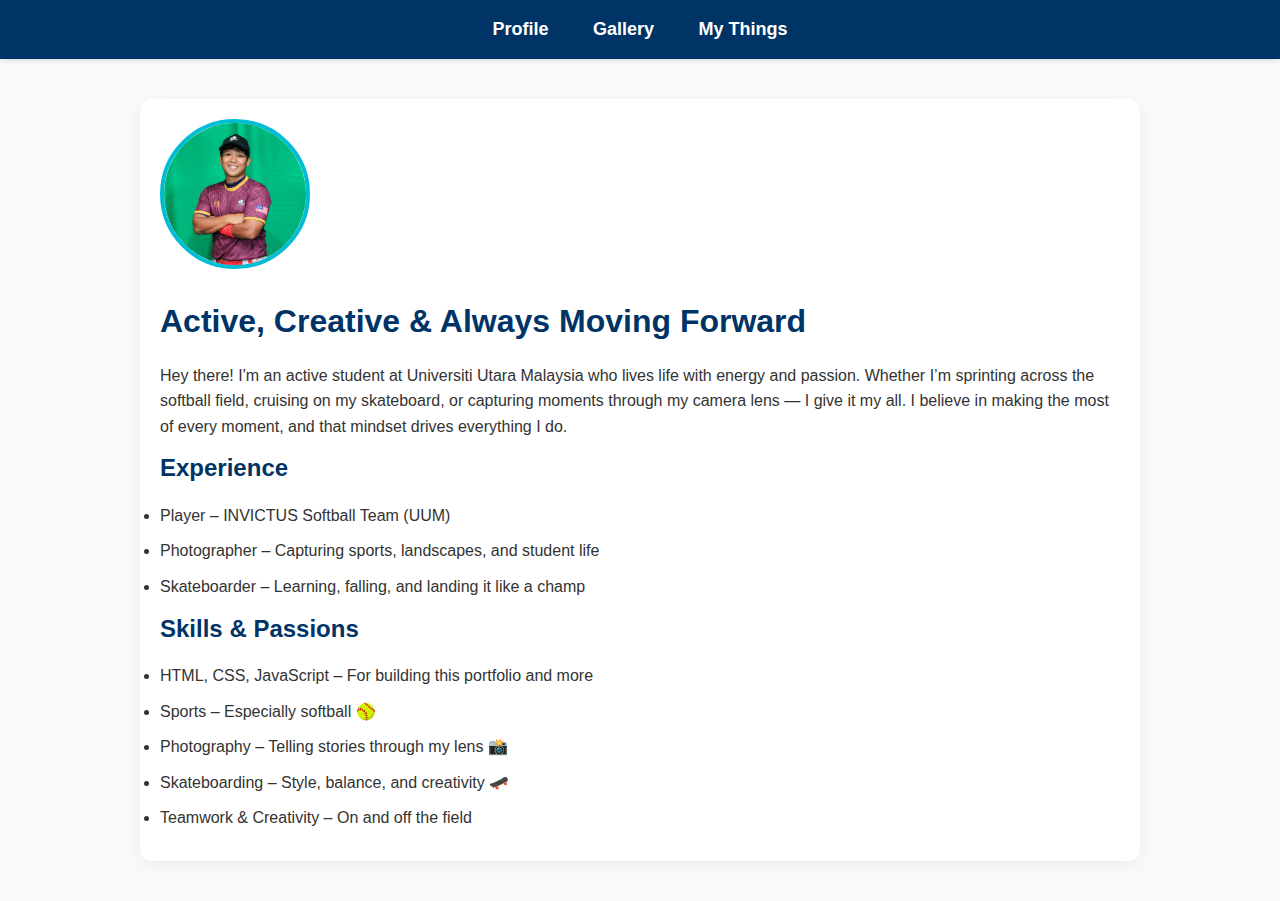
<file: index.html>
<!DOCTYPE html>
<html lang="en">
<head>
  <meta charset="UTF-8">
  <title>My E-Portfolio - Profile</title>
  <link rel="stylesheet" href="style.css">
</head>
<body>
  <nav>
  <a href="index.html">Profile</a>
  <a href="gallery.html">Gallery</a>
  <a href="mythings.html">My Things</a>
</nav>


  <section class="profile">
  <img src="WhatsApp Image 2025-05-17 at 18.56.42.jpeg" alt="Profile Picture">
  
  <h1>Active, Creative & Always Moving Forward</h1>

  <p>Hey there! I'm an active student at Universiti Utara Malaysia who lives life with energy and passion. Whether I’m sprinting across the softball field, cruising on my skateboard, or capturing moments through my camera lens — I give it my all. I believe in making the most of every moment, and that mindset drives everything I do.</p>

  <h2>Experience</h2>
  <ul>
    <li>Player – INVICTUS Softball Team (UUM)</li>
    <li>Photographer – Capturing sports, landscapes, and student life</li>
    <li>Skateboarder – Learning, falling, and landing it like a champ</li>
  </ul>

  <h2>Skills & Passions</h2>
  <ul>
    <li>HTML, CSS, JavaScript – For building this portfolio and more</li>
    <li>Sports – Especially softball 🥎</li>
    <li>Photography – Telling stories through my lens 📸</li>
    <li>Skateboarding – Style, balance, and creativity 🛹</li>
    <li>Teamwork & Creativity – On and off the field</li>
  </ul>
</section>

</body>
</html>
</file>
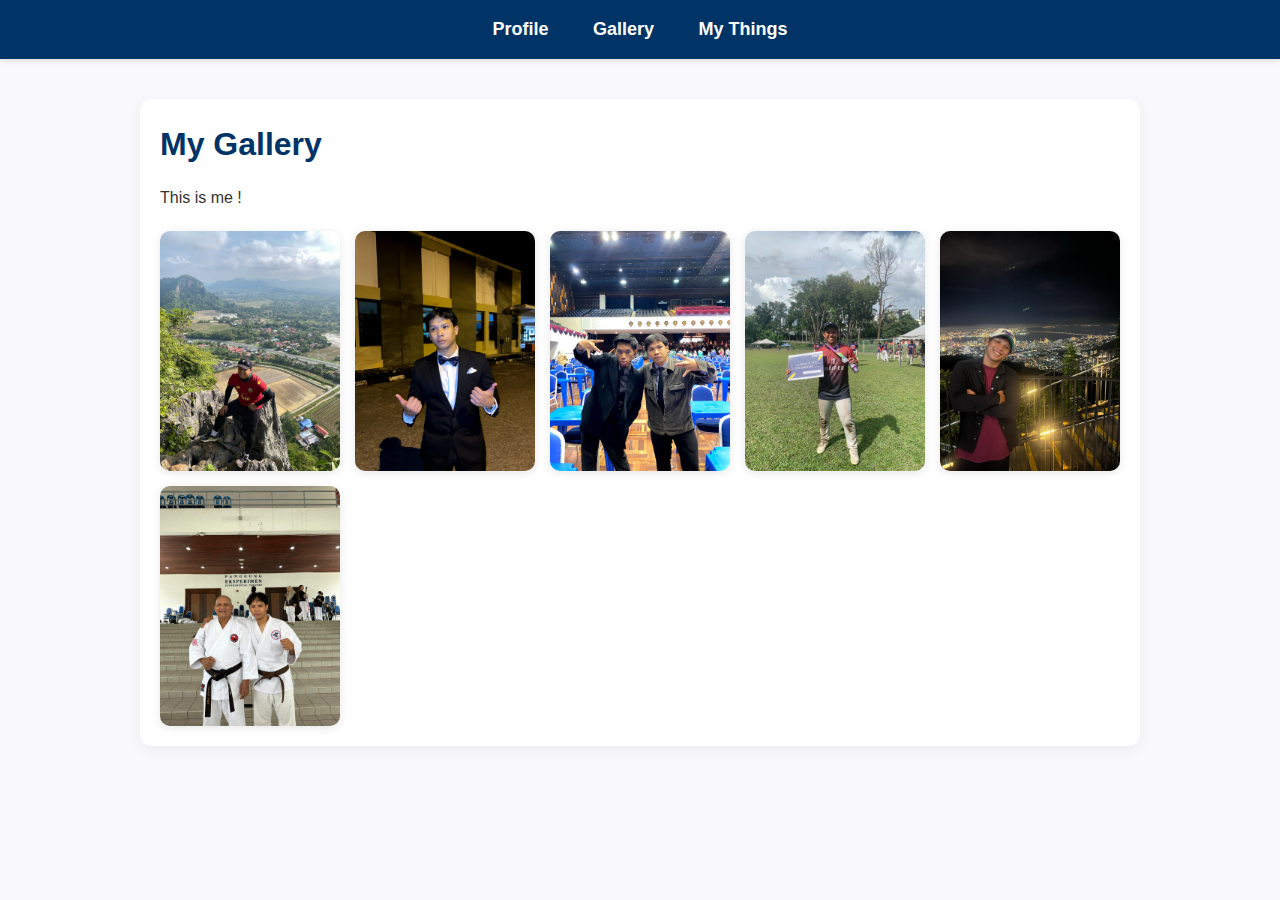
<file: gallery.html>
<!DOCTYPE html>
<html lang="en">
<head>
  <meta charset="UTF-8">
  <title>Gallery</title>
  <link rel="stylesheet" href="style.css">
</head>
<body>
  <nav>
    <a href="index.html">Profile</a>
    <a href="gallery.html">Gallery</a>
    <a href="mythings.html">My Things</a>
  </nav>

  <section class="gallery-section">
    <h1>My Gallery</h1>
    <p>This is me !</p>

    <div class="collage-grid">
      <img src="WhatsApp Image 2025-05-17 at 20.54.45.jpeg" alt="Memory 1">
      <img src="WhatsApp Image 2025-05-17 at 20.54.44.jpeg" alt="Memory 2">
      <img src="WhatsApp Image 2025-05-17 at 20.54.43.jpeg" alt="Memory 3">
      <img src="WhatsApp Image 2025-05-17 at 20.54.39.jpeg" alt="Memory 4">
      <img src="WhatsApp Image 2025-05-17 at 20.54.37.jpeg" alt="Memory 5">
      <img src="WhatsApp Image 2025-05-17 at 21.02.49.jpeg" alt="Memory 6">
    </div>
  </section>
</body>
</html>
</file>
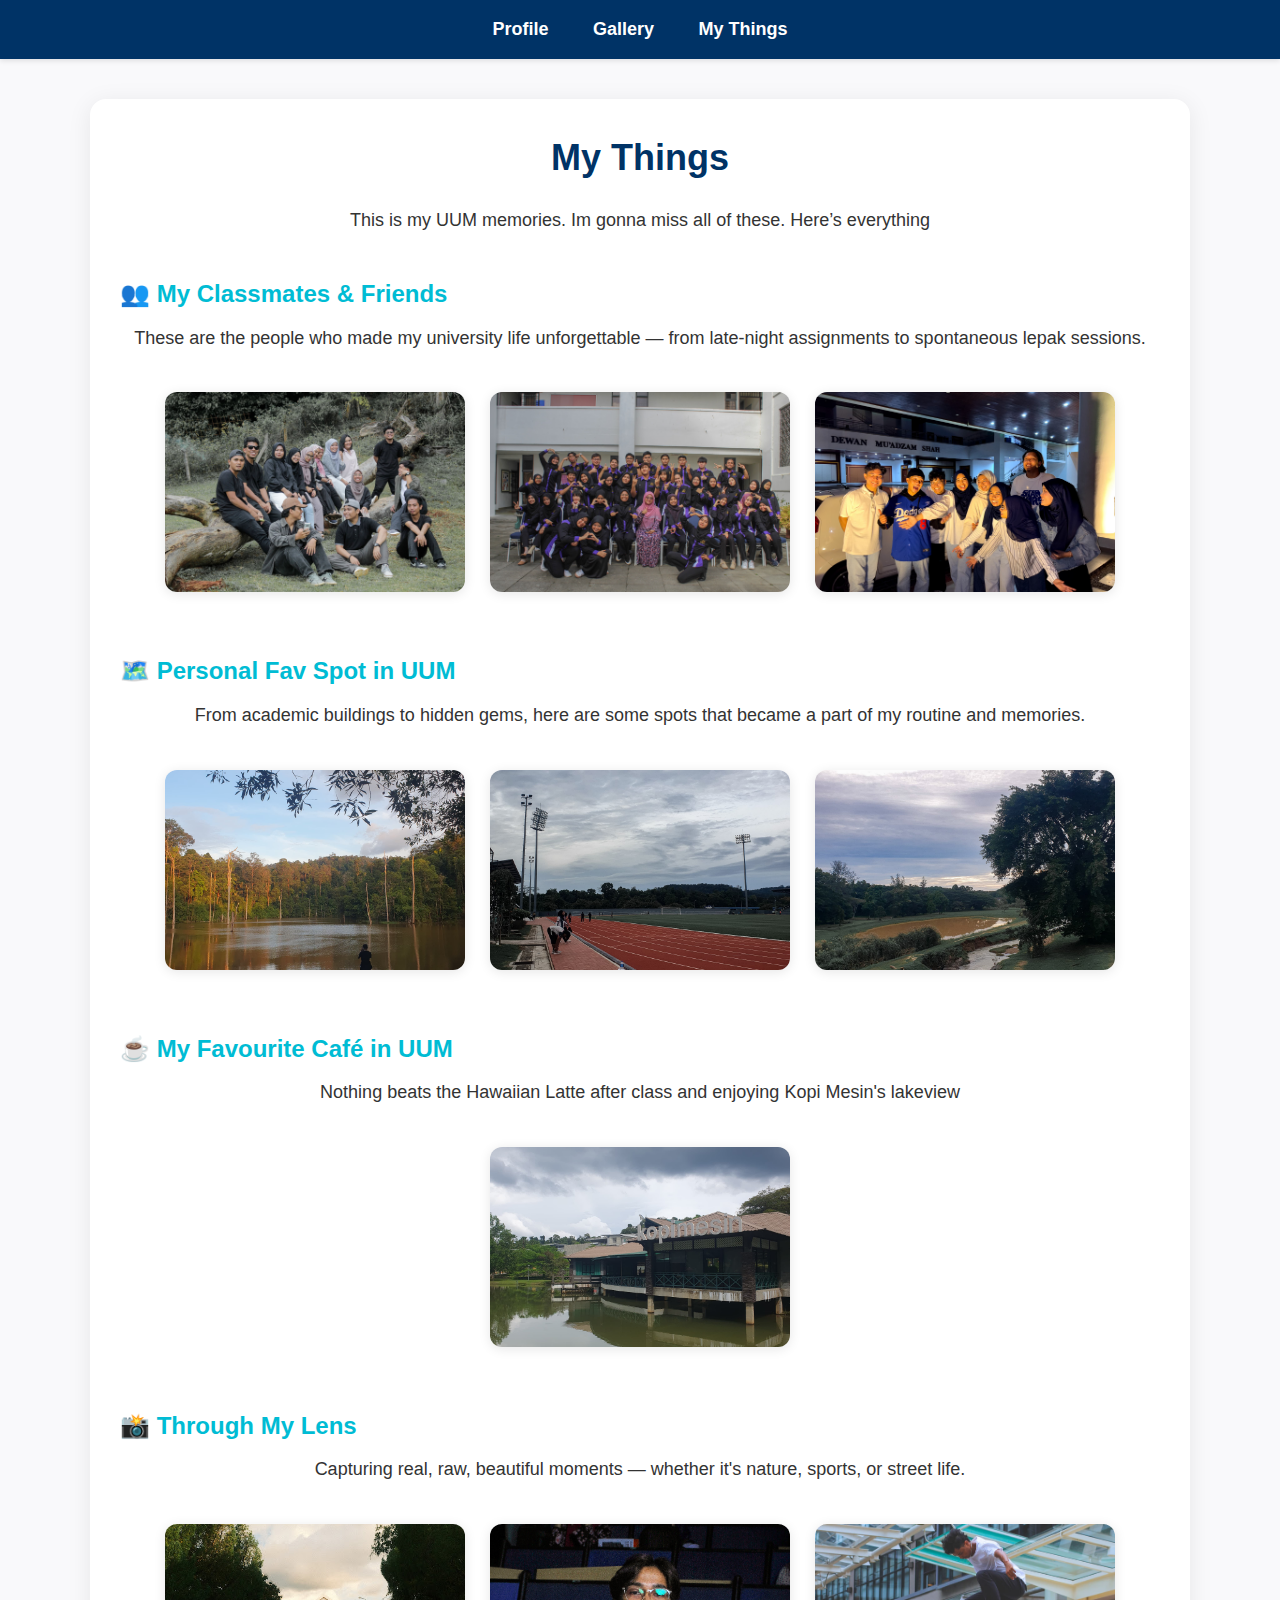
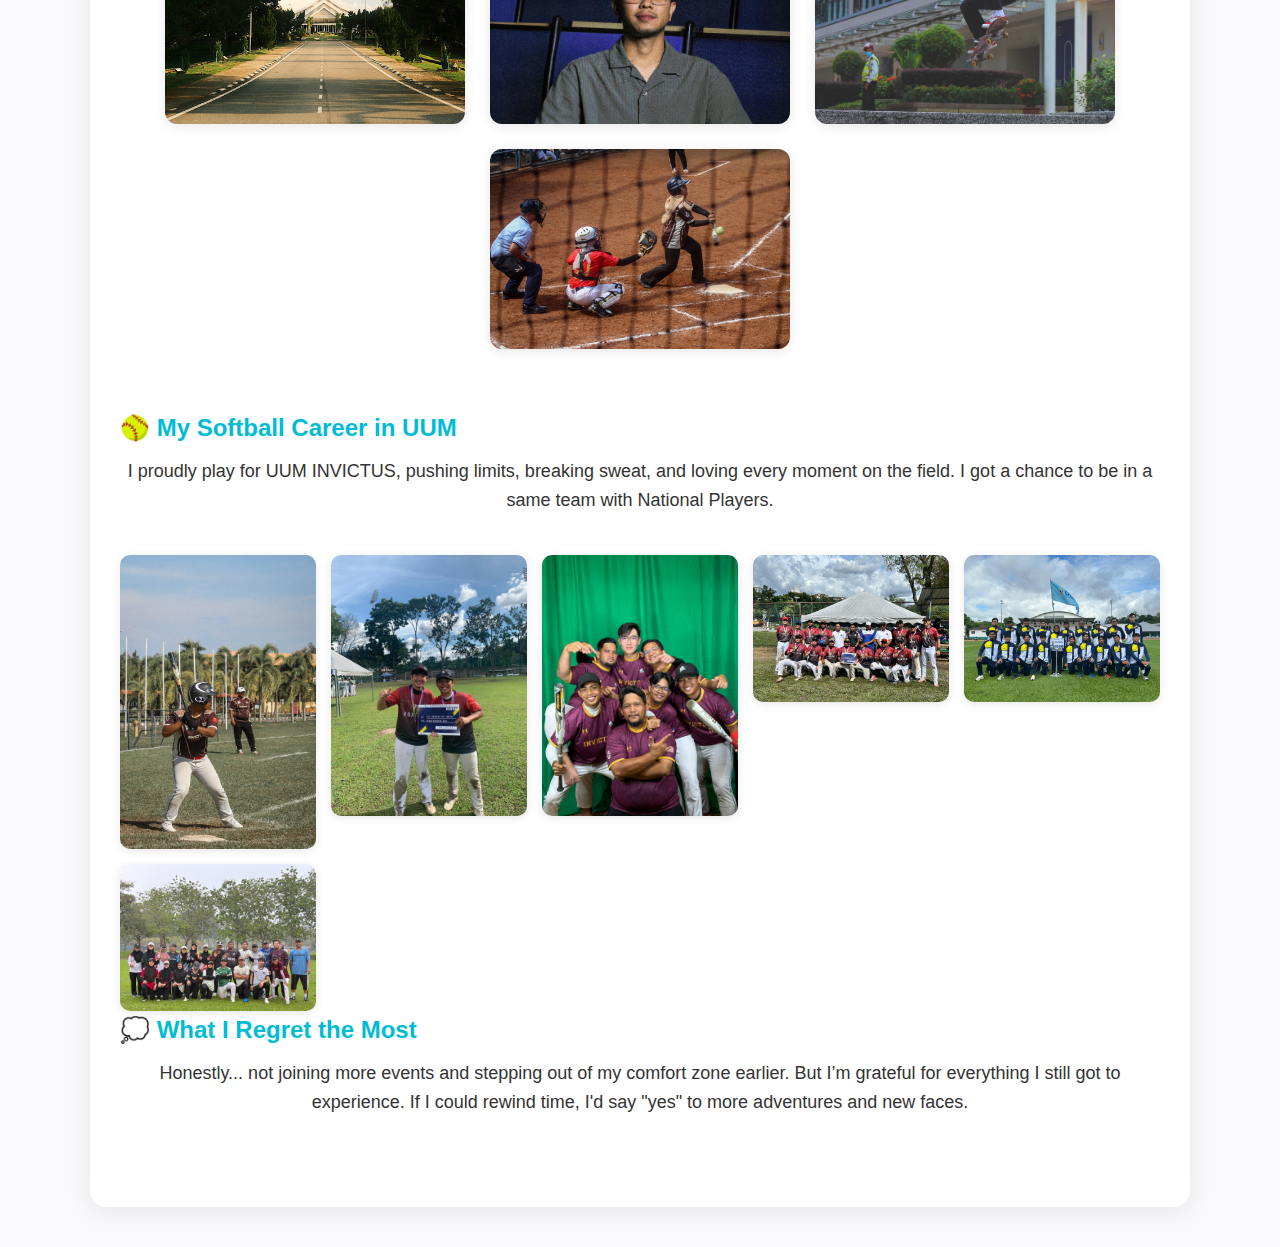
<file: mythings.html>
<!DOCTYPE html>
<html lang="en">
<head>
  <meta charset="UTF-8" />
  <title>My Things</title>
  <link rel="stylesheet" href="style.css" />
</head>
<body>
  <nav>
    <a href="index.html">Profile</a>
    <a href="gallery.html">Gallery</a>
    <a href="mythings.html">My Things</a>
  </nav>

  <section class="mythings">
    <h1>My Things</h1>
    <p>This is my UUM memories. Im gonna miss all of these. Here’s everything</p>

    <!-- 👥 Classmates Section -->
<div class="content-block">
  <h2>👥 My Classmates & Friends</h2>
  <p>These are the people who made my university life unforgettable — from late-night assignments to spontaneous lepak sessions.</p>
  <div class="media-grid">
    <img src="WhatsApp Image 2025-05-17 at 19.38.05.jpeg" alt="Class Hangout">
    <img src="WhatsApp Image 2025-05-17 at 19.39.04.jpeg" alt="Presentation Day">
    <img src="WhatsApp Image 2025-05-17 at 20.31.54.jpeg" alt="Group Project">
  </div>
</div>


<!-- 🗺️ Personal fav spot in UUM -->
<div class="content-block">
  <h2>🗺️ Personal Fav Spot in UUM</h2>
  <p>From academic buildings to hidden gems, here are some spots that became a part of my routine and memories.</p>
  <div class="media-grid">
    <img src="WhatsApp Image 2025-05-17 at 20.11.05.jpeg" alt="Hidden Lake">
    <img src="WhatsApp Image 2025-05-17 at 20.10.22.jpeg" alt="UUM Stadium">
    <img src="WhatsApp Image 2025-05-17 at 20.10.22 (1).jpeg" alt="Sungai DMAS">
  </div>
</div>


<!-- ☕ Favourite Café -->
<div class="content-block">
  <h2>☕ My Favourite Café in UUM</h2>
  <p>Nothing beats the Hawaiian Latte after class and enjoying Kopi Mesin's lakeview</p>
  <div class="media-grid">
    <img src="WhatsApp Image 2025-05-17 at 20.11.06.jpeg" alt="Coffee Vibes">
   
  </div>
</div>


    <!-- 📸 PHOTOGRAPHY -->
    <div class="content-block">
      <h2>📸 Through My Lens</h2>
      <p>Capturing real, raw, beautiful moments — whether it's nature, sports, or street life.</p>
      <div class="media-grid">
        <img src="WhatsApp Image 2025-05-17 at 20.16.25.jpeg" alt="DMAS Shot">
        <img src="_MG_0595.jpg" alt="Portrait Shot">
        <img src="WhatsApp Image 2025-05-17 at 20.25.07.jpeg" alt="Skate Capture">
        <img src="20240628112156_IMG_9555.jpg" alt="Varsity Softball League">
        
      </div>
    </div>

    <!-- 🥎 SOFTBALL -->
<div class="content-block">
   <h2>🥎 My Softball Career in UUM</h2>
  <p>I proudly play for UUM INVICTUS, pushing limits, breaking sweat, and loving every moment on the field.  I got a chance to be in a same team with National Players.</p>
  <!-- Collage Grid -->
  <div class="collage-grid">
    <img src="20240628163718_IMG_9708.jpg" alt="In Action">
    <img src="WhatsApp Image 2025-05-17 at 20.34.57 (1).jpeg" alt="Team Huddle">
    <img src="WhatsApp Image 2025-05-17 at 20.03.07.jpeg" alt="After Match">
    <img src="WhatsApp Image 2025-05-17 at 20.34.58.jpeg" alt="On the Field">
    <img src="WhatsApp Image 2025-05-17 at 20.03.08.jpeg" alt="Winning Moment">
    <img src="WhatsApp Image 2025-05-17 at 20.34.57.jpeg" alt="Training Day">
  </div>



    <!-- 💭 Regret -->
<div class="content-block">
  <h2>💭 What I Regret the Most</h2>
  <p>Honestly... not joining more events and stepping out of my comfort zone earlier. But I’m grateful for everything I still got to experience. If I could rewind time, I'd say "yes" to more adventures and new faces.</p>
</div>

  </section>
</body>
</html>
</file>
<file: style.css>
/* General Reset and Base */
* {
  margin: 0;
  padding: 0;
  box-sizing: border-box;
}

body {
  font-family: 'Segoe UI', Tahoma, Geneva, Verdana, sans-serif;
  line-height: 1.6;
  background-color: #f9f9fb;
  color: #333;
}

/* Navigation Bar */
nav {
  background-color: #003366;
  padding: 15px;
  text-align: center;
  box-shadow: 0 2px 5px rgba(0, 0, 0, 0.1);
}

nav a {
  color: #aff804;
  text-decoration: none;
  margin: 0 20px;
  font-weight: bold;
  transition: color 0.3s ease;
}

nav a:hover {
  color: #00bcd4;
}

/* Section Styling */
section {
  max-width: 1000px;
  margin: 40px auto;
  padding: 20px;
  background-color: #ffffff;
  border-radius: 12px;
  box-shadow: 0 4px 15px rgba(0, 0, 0, 0.05);
}

/* Headings */
h1, h2 {
  color: #003366;
  margin-bottom: 15px;
}

/* Paragraphs and Lists */
p, li {
  font-size: 16px;
  margin-bottom: 10px;
}

/* Profile Image */
.profile img {
  width: 150px;
  height: 150px;
  border-radius: 50%;
  object-fit: cover;
  margin-bottom: 20px;
  border: 4px solid #00bcd4;
}

/* Gallery Images */
.gallery img {
  width: 300px;
  margin: 10px;
  border-radius: 10px;
  box-shadow: 0 2px 8px rgba(0,0,0,0.1);
  transition: transform 0.3s ease;
}

.gallery img:hover {
  transform: scale(1.03);
}

/* Form Styling */
form {
  margin-top: 20px;
}

input[type="radio"] {
  margin-right: 10px;
}

button {
  padding: 10px 20px;
  background-color: #003366;
  color: white;
  border: none;
  border-radius: 6px;
  cursor: pointer;
  transition: background-color 0.3s ease;
}

button:hover {
  background-color: #005999;
}

/* Responsive */
@media (max-width: 768px) {
  .gallery img {
    width: 100%;
  }

  nav a {
    display: block;
    margin: 10px 0;
  }

  section {
    margin: 20px;
    padding: 15px;
  }
}
/* Navigation Bar */
nav {
  background-color: #003366;
  padding: 15px;
  text-align: center;
  box-shadow: 0 2px 5px rgba(0, 0, 0, 0.1);
}

nav a {
  display: inline-block; /* ✅ Make links stay in one line */
  color: #ffffff; /* ✅ Professional green */
  text-decoration: none;
  margin: 0 20px;
  font-weight: 600;
  font-size: 18px;
  transition: color 0.3s ease;
}

nav a:hover {
  color: #00bcd4;
}
.media-row {
  display: flex;
  flex-wrap: wrap;
  gap: 20px;
  margin-top: 20px;
  justify-content: center;
}

.media-row img,
.media-row iframe {
  max-width: 300px;
  border-radius: 10px;
  box-shadow: 0 2px 10px rgba(0, 0, 0, 0.1);
}
/* My Things Page Styling */
.mythings {
  max-width: 1100px;
  margin: 40px auto;
  padding: 30px;
  background: #fff;
  border-radius: 16px;
  box-shadow: 0 4px 25px rgba(0, 0, 0, 0.08);
}

.mythings h1 {
  text-align: center;
  font-size: 36px;
  color: #003366;
  margin-bottom: 20px;
}

.mythings p {
  text-align: center;
  font-size: 18px;
  margin-bottom: 40px;
}

.content-block {
  margin-bottom: 60px;
}

.content-block h2 {
  color: #00bcd4;
  margin-bottom: 10px;
}

.media-grid {
  display: flex;
  flex-wrap: wrap;
  gap: 25px;
  justify-content: center;
  margin-top: 20px;
}

.media-grid img,
.media-grid iframe {
  width: 300px;
  height: 200px;
  object-fit: cover;
  border-radius: 12px;
  box-shadow: 0 2px 12px rgba(0, 0, 0, 0.1);
}

/* Responsive */
@media (max-width: 768px) {
  .media-grid img,
  .media-grid iframe {
    width: 100%;
    height: auto;
  }

  .mythings {
    padding: 20px;
  }
}
.collage-grid {
  display: grid;
  grid-template-columns: repeat(auto-fill, minmax(180px, 1fr));
  gap: 15px;
  margin-top: 20px;
}

.collage-grid img {
  width: 100%;
  height: auto;
  object-fit: cover;
  border-radius: 10px;
  box-shadow: 0 2px 10px rgba(0, 0, 0, 0.1);
  transition: transform 0.3s ease;
}

.collage-grid img:hover {
  transform: scale(1.03);
}
/* 💬 Comment Section */
.comment-section {
  max-width: 800px;
  margin: 50px auto;
  padding: 30px;
  background-color: #ffffff;
  border-radius: 12px;
  box-shadow: 0 2px 15px rgba(0, 0, 0, 0.1);
}

.comment-section h2 {
  margin-bottom: 20px;
  color: #003366;
}

#comment-form {
  display: flex;
  flex-direction: column;
  gap: 15px;
}

#comment-form input,
#comment-form textarea {
  padding: 10px;
  font-size: 16px;
  border-radius: 6px;
  border: 1px solid #ccc;
  resize: vertical;
}

#comment-form button {
  width: fit-content;
  background-color: #003366;
  color: white;
  padding: 10px 20px;
  border: none;
  border-radius: 6px;
  cursor: pointer;
}

#comment-form button:hover {
  background-color: #005999;
}

#comments-display {
  margin-top: 30px;
}

.comment {
  background: #f4f4f4;
  padding: 15px;
  border-radius: 8px;
  margin-bottom: 15px;
}
</file>
